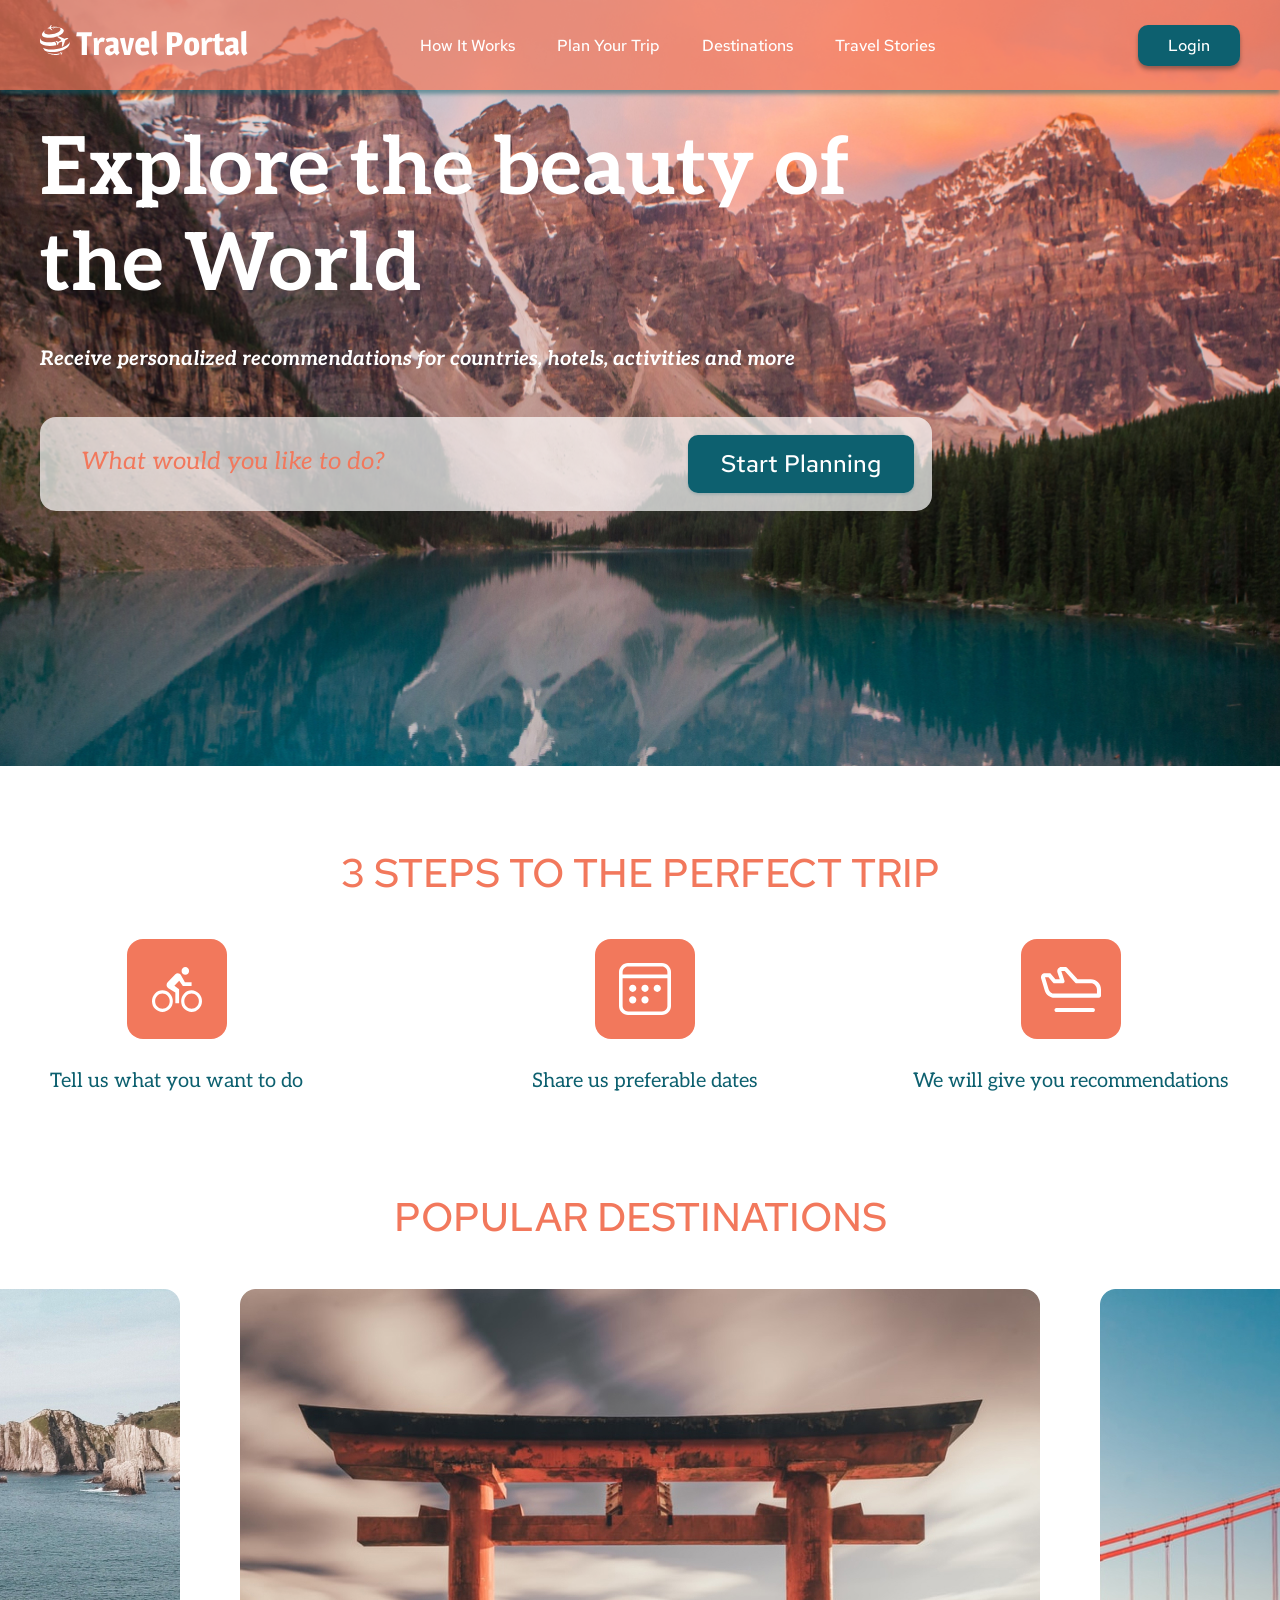
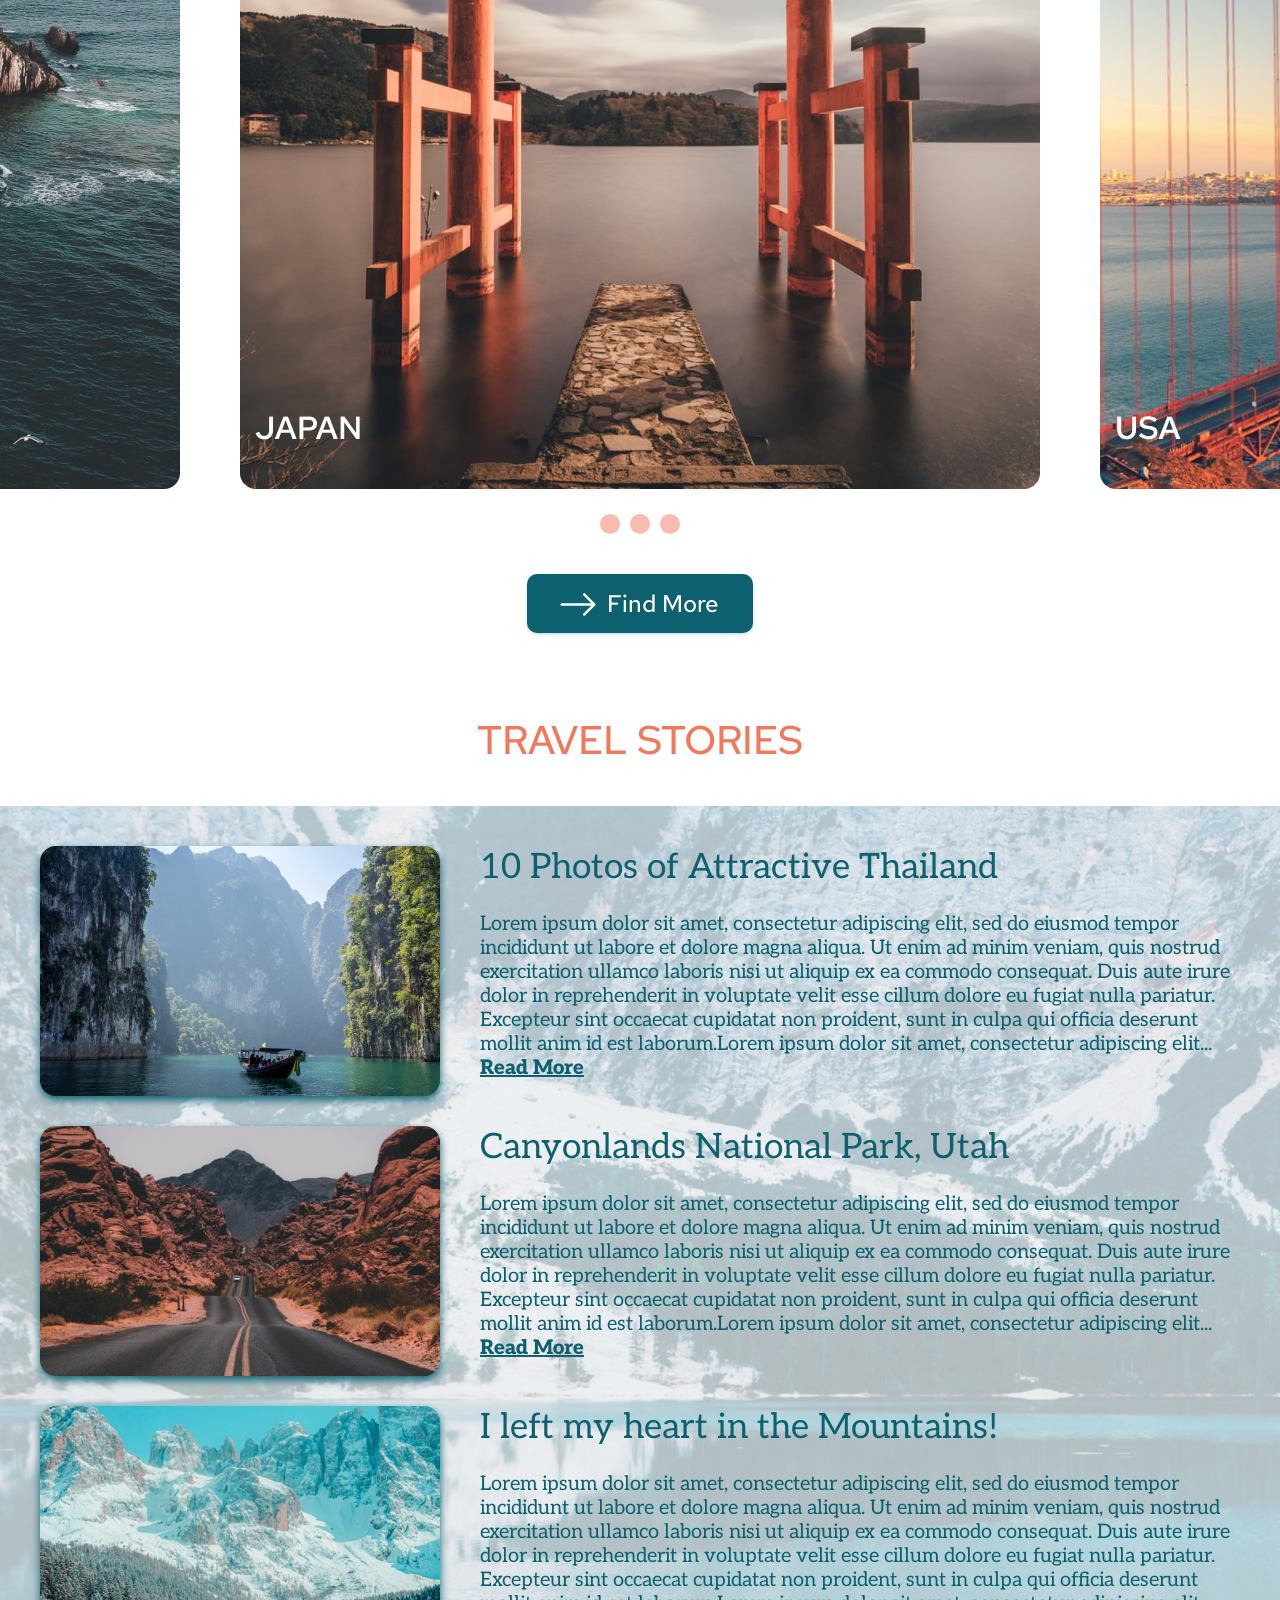
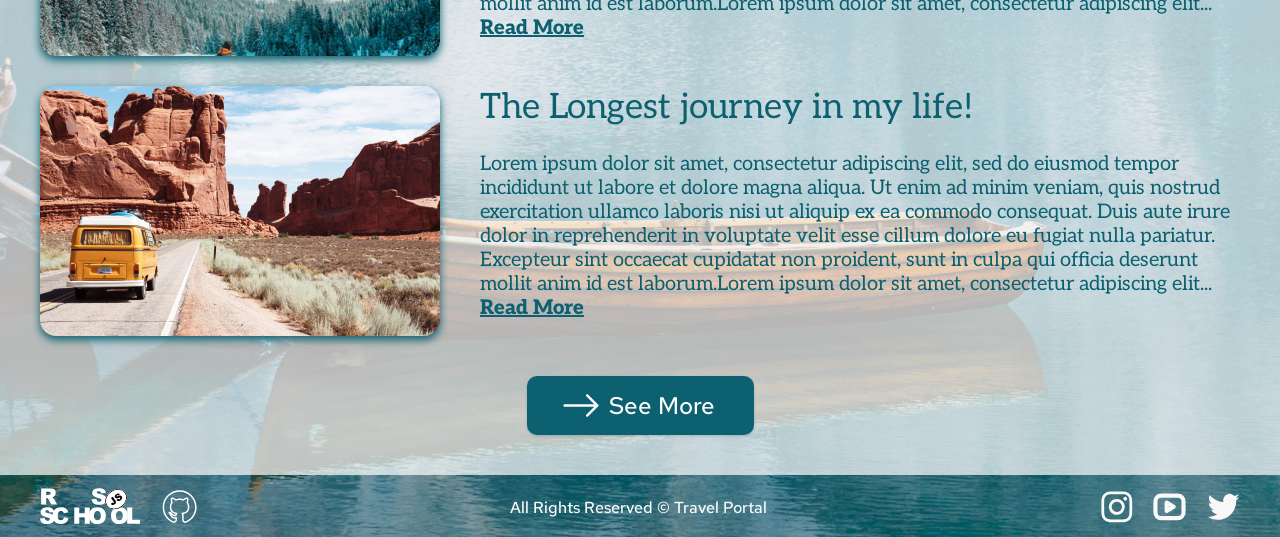
<file: Travel/index.html>
<!DOCTYPE html>
<html lang="zxx">
	<head>
		<meta charset="UTF-8">
		<meta http-equiv="X-UA-Compatible" content="IE=edge">
		<link rel="stylesheet" href="css/style.css">
		<link rel="icon" href="./img/logomob.svg">
		<meta name="viewport" content="width=device-width, initial-scale=1.0">
		<title>Travel</title>
	</head>
	<body>
		<div class="wrapper">
			<header class="header">
				<div class="header__container">
					<div class="header__body">
						<div class="header__logo logo">
							<a class="logo__link" href="http://google.com" target="_blank"><img class="logo__img" src="./img/logo.svg" alt="logo"></a>
						</div>
						<div class="header__menu menu">
							<nav class="menu__body">
								<ul class="menu__list">
									<li class="menu__item"><a href="#steps" class="menu__link">How It Works</a></li>
									<li class="menu__item"><a href="#preview" class="menu__link">Plan Your Trip</a></li>
									<li class="menu__item"><a href="#destinations" class="menu__link">Destinations</a></li>
									<li class="menu__item"><a href="#stories" class="menu__link">Travel Stories</a></li>
									<li class="menu__hidden-link login"><a href="#" class="menu__link">Account</a></li>
									<li class="menu__hidden-link"><a href="#footer" class="menu__link">Social Media</a></li>
									<li class="menu__close"><img src="./img/menu-close.svg" alt="menu close"></li>
								</ul>
								<div class="overlay"></div>
							</nav>
						</div>
							<button type="submit" class="header__button login">Login</button>
							<div class="burger">
								<span></span>
								<span></span>
								<span></span>
							</div>
					</div>
				</div>
			</header>
			<main class="main">
				<section id="preview" class="preview">
					<div class="preview__container">
						<div class="preview__body">
							<h1 class="preview__title">Explore the beauty of the World</h1>
							<p class="preview__text">Receive personalized recommendations for countries, hotels, activities and more</p>
							<form class="preview__form form" action="#">
									<input autocomplete="off" type="search" class="form__input" id="search" required="" placeholder="What would you like to do?">
									<button class="form__button" type="submit">Start Planning</button>
							</form>
						</div>
				  </div>	
				</section> 
				<section id="steps" class="steps">
					<div class="steps__container">
						<div class="steps__body">
							<h2 class="steps__title">3 STEPS TO THE PERFECT TRIP</h2>
					<div class="steps__items step">
						<div class="step__item_want">
							<img class="step__icon" src="img/bike.svg" alt="step one">
							<div class="step__text">Tell us what you want to do</div>
						</div>
						<div class="step__item_dates">
							<img class="step__icon" src="img/cal.svg" alt="step two">
							<div class="step__text">Share us preferable dates </div>
						</div>
						<div class="step__item_give">
							<img class="step__icon" src="img/fly.svg" alt="step three">
							<div class="step__text_end">We will give you recommendations</div>
						</div>
					</div>
				</div>
			</div>
				</section>
				<section id="destinations" class="destinations">
						<div class="destinations__body">
							<h2 class="destinations__title">POPULAR DESTINATIONS</h2>
						 <!-- Оболочка слайдера -->
						 <div class="destinations__slider swiper">
							<!-- Двигающееся часть слайдера -->
							<div class="destinations__wrapper swiper-wrapper">
								<!-- Слайд -->
								<div class="destinations__slide swiper-slide">
									<div class="destinations__image">
										<picture>
											<source media="(max-width: 568px)" srcset="img/spain-mobile.jpg">
											<source media="(min-width: 569px)" srcset="img/spain.jpg">
											<img class="destinations__image-spain" src="./img/spain.jpg" alt="Spain photo">
									  </picture>
									  <div class="destinations__text">spain</div>
									</div>
									<div class="destinations__image">
										<picture>
											<source media="(max-width: 568px)" srcset="img/japan-mobile.jpg">
											<source media="(min-width: 569px)" srcset="img/japan.jpg">
											<img class="destinations__image-japan" src="./img/japan.jpg" alt="Japan photo">
									  </picture>
									  <div class="destinations__text">japan</div>
									</div>
									<div class="destinations__image">
										<picture>
											<source media="(max-width: 568px)" srcset="img/usa-mobile.jpg">
											<source media="(min-width: 569px)" srcset="img/usa.jpg">
											<img class="destinations__image-usa" src="./img/usa.jpg" alt="Usa photo">
									  </picture>
									  <div class="destinations__text">usa</div>
									</div>
								</div>
							</div>
							<div class="destinations__controls">
								<div class="destinations__controls-item"></div>
								<div class="destinations__controls-item"></div>
								<div class="destinations__controls-item"></div>
						  </div>
							<div class="destinations__arrows">
								<div class="destinations__arrows__prev"><img src="./img/arrowright.svg" alt="prev_arrow"></div>
								<div class="destinations__arrows__next"><img src="./img/arrowright.svg" alt="next_arrow"></div>
						  </div>
						 </div>
						 <div class="destinations__button">
						 <button type="submit">Find More</button>
						</div>
				</div>
				</section>
				<section id="stories" class="stories">
						<h2 class="stories__title">TRAVEL STORIES</h2>
						<div class="stories__bg">
						<div class="stories__body">
						<div class="stories-items">
							<div class="stories-items__container">
							<div class="stories__item item-stories">
								<picture class="item-stories__pic" >
									<source media="(max-width: 767.98px)" srcset="img/thai-mob.jpg">
									<source media="(min-width: 569px)" srcset="img/thai.jpg">
									<img class="item-stories__icon" src="./img/thai.jpg" alt="thailand">
							  </picture>
								<div class="item-stories__body">
								<div class="item-stories__title">10 Photos of Attractive Thailand</div>
								<div class="item-stories__text">Lorem ipsum dolor sit amet, consectetur adipiscing elit, sed do eiusmod tempor incididunt ut labore et dolore magna aliqua. Ut enim ad minim veniam, quis nostrud exercitation ullamco laboris nisi ut aliquip ex ea commodo consequat. Duis aute irure dolor in reprehenderit in voluptate velit esse cillum dolore eu fugiat nulla pariatur. Excepteur sint occaecat cupidatat non proident, sunt in culpa qui officia deserunt mollit anim id est laborum.Lorem ipsum dolor sit amet, consectetur adipiscing elit...</div>
								<a class="item-stories__link" href="#">Read More</a>
							</div>
							</div>
							<div class="stories__item item-stories">
								<picture class="item-stories__pic" >
									<source media="(max-width: 767.98px)" srcset="img/utah-mob.jpg">
									<source media="(min-width: 569px)" srcset="img/utah.jpg">
									<img class="item-stories__icon" src="./img/utah.jpg" alt="utah">
							  </picture>
								<div class="item-stories__body">
								<div class="item-stories__title">Canyonlands National Park, Utah</div>
								<div class="item-stories__text">Lorem ipsum dolor sit amet, consectetur adipiscing elit, sed do eiusmod tempor incididunt ut labore et dolore magna aliqua. Ut enim ad minim veniam, quis nostrud exercitation ullamco laboris nisi ut aliquip ex ea commodo consequat. Duis aute irure dolor in reprehenderit in voluptate velit esse cillum dolore eu fugiat nulla pariatur. Excepteur sint occaecat cupidatat non proident, sunt in culpa qui officia deserunt mollit anim id est laborum.Lorem ipsum dolor sit amet, consectetur adipiscing elit...</div>
								<a class="item-stories__link" href="#">Read More</a>
							</div>
							</div>
							<div class="stories__item item-stories">
								<picture class="item-stories__pic" >
									<source media="(max-width: 767.98px)" srcset="img/mount-mob.jpg">
									<source media="(min-width: 569px)" srcset="img/mount.jpg">
									<img class="item-stories__icon" src="./img/mount.jpg" alt="utah">
							  </picture>
								<div class="item-stories__body">
								<div class="item-stories__title">I left my heart in the Mountains!</div>
								<div class="item-stories__text">Lorem ipsum dolor sit amet, consectetur adipiscing elit, sed do eiusmod tempor incididunt ut labore et dolore magna aliqua. Ut enim ad minim veniam, quis nostrud exercitation ullamco laboris nisi ut aliquip ex ea commodo consequat. Duis aute irure dolor in reprehenderit in voluptate velit esse cillum dolore eu fugiat nulla pariatur. Excepteur sint occaecat cupidatat non proident, sunt in culpa qui officia deserunt mollit anim id est laborum.Lorem ipsum dolor sit amet, consectetur adipiscing elit...</div>
								<a class="item-stories__link" href="#">Read More</a>
							</div>
							</div>
							<div class="stories__item item-stories">
								<picture class="item-stories__pic" >
									<source media="(max-width: 767.98px)" srcset="img/desert-mob.jpg">
									<source media="(min-width: 569px)" srcset="img/desert.jpg">
									<img class="item-stories__icon" src="./img/desert.jpg" alt="utah">
							  </picture>
								<div class="item-stories__body">
								<div class="item-stories__title">The Longest journey in my life!</div>
								<div class="item-stories__text">Lorem ipsum dolor sit amet, consectetur adipiscing elit, sed do eiusmod tempor incididunt ut labore et dolore magna aliqua. Ut enim ad minim veniam, quis nostrud exercitation ullamco laboris nisi ut aliquip ex ea commodo consequat. Duis aute irure dolor in reprehenderit in voluptate velit esse cillum dolore eu fugiat nulla pariatur. Excepteur sint occaecat cupidatat non proident, sunt in culpa qui officia deserunt mollit anim id est laborum.Lorem ipsum dolor sit amet, consectetur adipiscing elit...</div>
								<a class="item-stories__link" href="#">Read More</a>
							</div>
							</div>
			
						</div>
						<div class="stories__button">
							<button type="submit">See More</button>
						  </div>
						</div>
						</div>
					</div>
				</section>
			</main>
			<footer class="footer">
				<div class="footer__container">
					<div class="footer__body">
						<div class="footer__info">
						<a href="https://rs.school/js/" target="_blank" class="footer__link-rs"><img class="footer__img" src="./img/logo-rs.svg" width="100" alt="rs logo"></a>
						<a href="https://github.com/drumwarz" target="_blank" class="footer__link-gh"><img class="footer__img" src="./img/github.svg" width="40" alt="github logo"></a>
					</div>
					<p class="footer__text">All Rights Reserved © Travel Portal</p>
					<ul class="footer__items">
						<li class="footer__item"><a class="footer__link" href="https://www.instagram.com/drumwarz/"><img src="./img/inst.svg" alt="instagram"></a></li>
						<li class="footer__item"><a class="footer__link" href="https://www.youtube.com/channel/UCSYSmbd7f5lok9zkljB9X4A"><img src="./img/tube.svg" alt="youtube"></a></li>
						<li class="footer__item"><a class="footer__link" href="https://twitter.com/elonmusk/with_replies"><img src="./img/twit.svg" alt="twitter"></a></li>
					</ul>
				</div>
				</div>
			</footer>
		  <div class="modal">
			<h2 class="modal__title">Log in to your account</h2>
			<div class="change-block" style="display: block;">
				 <button class="facebook social"><img src="./img/fblogo.svg" alt="facebook"><span>Sign In with
							Facebook</span></button>
				 <button class="google social"><img src="./img/googlelogo.svg" alt="google"><span>Sign In with
							Google</span></button>
				 <div class="divider-text">or</div>
			</div>
			<form action="#" class="modal-form">
				 <label for="e-mail">E-mail</label>
				 <input type="email" id="e-mail" name="email">
				 <label for="password">Password</label>
				 <input type="password" id="password" name="password">
				 <button type="submit" id="sumbit">Sign in</button>
 
			</form>
			<div class="change-block" style="display: block;">
				 <a class="modal__link" href="#">Forgot Your Password?</a>
			</div>
			<div class="divider"></div>
			<div class="sub">
				 <div class="sign-up">Don't have an account?</div>
				 <a href="#" class="modal__link modal__link-signup">Register</a>
			</div>
	  </div>
	  <div class="modal-overlay"></div>
	</div>
	<script src="js/index.js"></script>
	<script src="js/script.js"></script>
	</body>
</html>
</file>
<file: Travel/css/style.css>
@charset "UTF-8";
/* 
&display=swap
&subset=cyrillic-ext 
*/
@import url("https://fonts.googleapis.com/css?family=Red+Hat+Text:300,regular,500,600,700,300italic,italic,500italic,600italic,700italic&display=swap");
@import url("https://fonts.googleapis.com/css?family=Aleo:300,300italic,regular,italic,700,700italic&display=swap");
/* ОБНУЛЕНИЕ СТИЛЕЙ */
/* ОБНУЛЕНИЕ СТИЛЕЙ */
*,
*::before,
*::after {
  margin: 0;
  padding: 0;
  border: 0;
  -webkit-box-sizing: border-box;
          box-sizing: border-box;
}

li {
  list-style: none;
}

a,
a:visited {
  text-decoration: none;
}

a:hover {
  text-decoration: none;
}

h1,
h2,
h3,
h4,
h5,
h6 {
  font-weight: inherit;
  font-size: inherit;
}

img {
  vertical-align: top;
}

html,
body {
  height: 100%;
  scroll-behavior: smooth;
}

html {
  /* по умолчанию */
  font-size: 16px;
}

body {
  background-color: #FFFFFF;
  line-height: 1;
}

.wrapper {
  max-width: 1440px;
  min-height: 100%;
  overflow: hidden;
  display: -webkit-box;
  display: -ms-flexbox;
  display: flex;
  -webkit-box-orient: vertical;
  -webkit-box-direction: normal;
      -ms-flex-direction: column;
          flex-direction: column;
  margin: 0 auto;
}

/* ------------------------------ */
[class*=__container] {
  max-width: 1230px;
  margin: 0px auto;
  padding: 0px 15px;
}

.main {
  -webkit-box-flex: 1;
      -ms-flex: 1 1 auto;
          flex: 1 1 auto;
}

.header {
  z-index: 1;
  background: rgba(242, 120, 92, 0.7);
  -webkit-box-shadow: 0px 4px 4px rgba(13, 96, 111, 0.5);
          box-shadow: 0px 4px 4px rgba(13, 96, 111, 0.5);
}
@media (max-width: 550px) {
  .header {
    background: transparent;
    -webkit-box-shadow: none;
            box-shadow: none;
  }
}
@media (max-width: 390px) {
  .header {
    padding: 45px 0px 0px 0px;
    height: 90px;
  }
}
.header__body {
  height: 90px;
  display: -webkit-box;
  display: -ms-flexbox;
  display: flex;
  -webkit-box-align: center;
      -ms-flex-align: center;
          align-items: center;
  -webkit-box-pack: justify;
      -ms-flex-pack: justify;
          justify-content: space-between;
}
@media (max-width: 1050px) {
  .header__body {
    height: 80px;
  }
}
@media (max-width: 767.98px) {
  .header__body {
    height: 80px;
  }
}
@media (max-width: 390px) {
  .header__body {
    height: 35px;
  }
}
@media (max-width: 390px) {
  .header__body {
    -webkit-box-pack: justify;
        -ms-flex-pack: justify;
            justify-content: space-between;
  }
}
.header .burger {
  display: none;
}
.header .burger span {
  display: block;
  background-color: #fff;
  width: 26.25px;
  height: 2.67px;
  border-radius: 5px;
}
@media (max-width: 600px) {
  .header .burger {
    display: -webkit-box;
    display: -ms-flexbox;
    display: flex;
    width: 35px;
    height: 22px;
    -webkit-box-orient: vertical;
    -webkit-box-direction: normal;
        -ms-flex-direction: column;
            flex-direction: column;
    -webkit-box-pack: center;
        -ms-flex-pack: center;
            justify-content: center;
    -webkit-box-align: start;
        -ms-flex-align: start;
            align-items: flex-start;
    padding-bottom: 6px;
    gap: 4px;
    cursor: pointer;
  }
}
.header__logo {
  margin: 0px 0px 10px 0px;
}
@media (max-width: 390px) {
  .header__logo {
    margin: 0px 0px 5px 0px;
  }
}
.header__button {
  background: #0D606F;
  -webkit-box-shadow: 0px 4px 4px rgba(0, 0, 0, 0.25), 0px 2px 3px rgba(13, 96, 111, 0.16);
          box-shadow: 0px 4px 4px rgba(0, 0, 0, 0.25), 0px 2px 3px rgba(13, 96, 111, 0.16);
  border-radius: 10px;
  color: #FFFFFF;
  font-family: "Red Hat Text";
  font-style: normal;
  font-weight: 500;
  font-size: 16px;
  padding: 10px 30px;
  margin-left: 40px;
  -webkit-transition: all 0.9s ease 0s;
  -o-transition: all 0.9s ease 0s;
  transition: all 0.9s ease 0s;
  cursor: pointer;
}
.header__button:hover {
  background: #108fa5;
  -webkit-transition: all 0.3s ease 0s;
  -o-transition: all 0.3s ease 0s;
  transition: all 0.3s ease 0s;
}
@media (max-width: 1050px) {
  .header__button {
    margin-left: 0px;
    padding: 8px 26px;
    font-size: 14px;
  }
}
@media (max-width: 600px) {
  .header__button {
    display: none;
  }
}

@media (max-width: 767.98px) {
  .logo {
    -webkit-box-flex: 0;
        -ms-flex: 0 0 34px;
            flex: 0 0 34px;
    overflow: hidden;
  }
}
.menu__list {
  display: -webkit-box;
  display: -ms-flexbox;
  display: flex;
  -webkit-box-align: center;
      -ms-flex-align: center;
          align-items: center;
  -webkit-column-gap: 18px;
     -moz-column-gap: 18px;
          column-gap: 18px;
}
@media (max-width: 1050px) {
  .menu__list {
    -webkit-column-gap: 10px;
       -moz-column-gap: 10px;
            column-gap: 10px;
  }
}
@media (max-width: 600px) {
  .menu__list {
    display: -webkit-box;
    display: -ms-flexbox;
    display: flex;
    -webkit-box-orient: vertical;
    -webkit-box-direction: normal;
        -ms-flex-direction: column;
            flex-direction: column;
    -webkit-box-pack: start;
        -ms-flex-pack: start;
            justify-content: flex-start;
    -webkit-box-align: end;
        -ms-flex-align: end;
            align-items: flex-end;
    gap: 10px;
    position: fixed;
    top: 0;
    right: 0;
    height: 300px;
    width: 165px;
    background: #f2785c;
    border-radius: 10px;
    z-index: 1000;
    padding: 44px 15px 0 0;
    -webkit-transform: translateX(100%);
        -ms-transform: translateX(100%);
            transform: translateX(100%);
    -webkit-transition: 0.8s all;
    -o-transition: 0.8s all;
    transition: 0.8s all;
  }
}
@media (max-width: 390px) {
  .menu__list {
    height: 251px;
  }
}
.menu__list-active {
  -webkit-transform: translateX(0);
      -ms-transform: translateX(0);
          transform: translateX(0);
}
.menu__item {
  padding: 6px 12px;
  font-family: "Red Hat Text";
  font-style: normal;
  font-weight: 500;
  font-size: 16px;
  line-height: 21px;
  -webkit-transition: all 0.3s ease 0s;
  -o-transition: all 0.3s ease 0s;
  transition: all 0.3s ease 0s;
}
.menu__item:hover {
  -webkit-transition: all 0.3s ease 0s;
  -o-transition: all 0.3s ease 0s;
  transition: all 0.3s ease 0s;
  -webkit-transform: scale(1.1);
      -ms-transform: scale(1.1);
          transform: scale(1.1);
}
@media (max-width: 1050px) {
  .menu__item {
    font-size: 16px;
    padding: 6px 0px;
  }
}
@media (max-width: 767.98px) {
  .menu__item {
    font-size: 16px;
    padding: 4px 0px;
  }
}
@media (max-width: 390px) {
  .menu__item {
    padding: 0px 0px;
  }
}
.menu__hidden-link {
  display: none;
}
@media (max-width: 600px) {
  .menu__hidden-link {
    display: block;
    color: #FFFFFF;
    padding: 0px 0px;
    font-family: "Red Hat Text";
    font-style: normal;
    font-weight: 500;
    font-size: 16px;
    line-height: 21px;
    -webkit-transition: all 0.3s ease 0s;
    -o-transition: all 0.3s ease 0s;
    transition: all 0.3s ease 0s;
  }
  .menu__hidden-link:hover {
    -webkit-transition: all 0.3s ease 0s;
    -o-transition: all 0.3s ease 0s;
    transition: all 0.3s ease 0s;
    -webkit-transform: scale(1.1);
        -ms-transform: scale(1.1);
            transform: scale(1.1);
  }
}
.menu__close {
  display: none;
}
@media (max-width: 600px) {
  .menu__close {
    position: absolute;
    top: 8px;
    left: 8px;
    display: block;
    cursor: pointer;
  }
}
.menu__link {
  color: #FFFFFF;
}

@media (max-width: 550px) {
  .overlay-active {
    position: fixed;
    top: 0;
    left: 0;
    z-index: 90;
    width: 100%;
    height: 100%;
    background: rgba(0, 0, 0, 0.5);
    display: block;
    -webkit-transition: 0.8s all;
    -o-transition: 0.8s all;
    transition: 0.8s all;
  }
}

.preview {
  position: relative;
  margin-top: -90px;
  background: url("../img/garrett.jpg") center/cover no-repeat;
}
@media (max-width: 390px) {
  .preview {
    background: -webkit-gradient(linear, left top, left bottom, from(#0D606F), color-stop(25.1%, rgba(13, 96, 111, 0))), url("../img/bg390.jpg") center center/cover no-repeat;
    background: -o-linear-gradient(top, #0D606F 0%, rgba(13, 96, 111, 0) 25.1%), url("../img/bg390.jpg") center center/cover no-repeat;
    background: linear-gradient(180deg, #0D606F 0%, rgba(13, 96, 111, 0) 25.1%), url("../img/bg390.jpg") center center/cover no-repeat;
  }
}
.preview__body {
  padding: 122px 0px 255px 0px;
  max-width: 892px;
}
@media (max-width: 1050px) {
  .preview__body {
    padding: 122px 0px 120px 0px;
  }
}
@media (max-width: 767.98px) {
  .preview__body {
    padding: 122px 0px 100px 0px;
  }
}
@media (max-width: 550px) {
  .preview__body {
    padding: 142px 0px 0px 0px;
    height: 251px;
  }
}
.preview__title {
  font-family: "Aleo";
  font-style: normal;
  font-weight: 700;
  font-size: 80px;
  line-height: 96px;
  color: #FFFFFF;
  margin: 0px 0px 33px 0px;
  /* Условные мобилки */
}
@media (max-width: 1050px) {
  .preview__title {
    font-size: 70px;
  }
}
@media (max-width: 767.98px) {
  .preview__title {
    font-size: 60px;
    line-height: 76px;
  }
}
@media (max-width: 550px) {
  .preview__title {
    display: none;
  }
}
.preview__text {
  font-family: "Aleo";
  font-style: italic;
  font-weight: 700;
  font-size: 20px;
  line-height: 1.2;
  margin: 0px 0px 46px 0px;
  color: #FFFFFF;
  /* Условные мобилки */
}
@media (max-width: 1050px) {
  .preview__text {
    font-size: 18px;
  }
}
@media (max-width: 767.98px) {
  .preview__text {
    font-size: 16px;
  }
}
@media (max-width: 550px) {
  .preview__text {
    display: none;
  }
}
.form {
  display: -webkit-box;
  display: -ms-flexbox;
  display: flex;
  -webkit-box-pack: justify;
      -ms-flex-pack: justify;
          justify-content: space-between;
  -webkit-box-align: center;
      -ms-flex-align: center;
          align-items: center;
  padding: 18px;
  background: rgba(255, 255, 255, 0.7);
  border-radius: 16px;
}
@media (max-width: 1050px) {
  .form {
    padding: 15px;
  }
}
@media (max-width: 767.98px) {
  .form {
    padding: 12px;
  }
}
@media (max-width: 550px) {
  .form {
    max-width: 360px;
    padding: 0;
    -webkit-box-pack: center;
        -ms-flex-pack: center;
            justify-content: center;
    gap: 16px;
  }
}
@media (max-width: 385px) {
  .form {
    max-width: 360px;
    padding: 0 10px 0 0;
    -webkit-box-pack: start;
        -ms-flex-pack: start;
            justify-content: flex-start;
  }
}
.form__input {
  padding: 15px 23px;
  outline: 0;
  background: transparent;
  font-style: italic;
  width: 100%;
}
.form__input::-webkit-input-placeholder {
  font-family: "Aleo";
  font-style: italic;
  font-weight: 400;
  font-size: 24px;
  line-height: 29px;
  color: #F2785C;
  border: none;
}
.form__input::-moz-placeholder {
  font-family: "Aleo";
  font-style: italic;
  font-weight: 400;
  font-size: 24px;
  line-height: 29px;
  color: #F2785C;
  border: none;
}
.form__input:-ms-input-placeholder {
  font-family: "Aleo";
  font-style: italic;
  font-weight: 400;
  font-size: 24px;
  line-height: 29px;
  color: #F2785C;
  border: none;
}
.form__input::-ms-input-placeholder {
  font-family: "Aleo";
  font-style: italic;
  font-weight: 400;
  font-size: 24px;
  line-height: 29px;
  color: #F2785C;
  border: none;
}
.form__input::placeholder {
  font-family: "Aleo";
  font-style: italic;
  font-weight: 400;
  font-size: 24px;
  line-height: 29px;
  color: #F2785C;
  border: none;
}
@media (max-width: 1050px) {
  .form__input::-webkit-input-placeholder {
    font-size: 22px;
  }
  .form__input::-moz-placeholder {
    font-size: 22px;
  }
  .form__input:-ms-input-placeholder {
    font-size: 22px;
  }
  .form__input::-ms-input-placeholder {
    font-size: 22px;
  }
  .form__input::placeholder {
    font-size: 22px;
  }
}
@media (max-width: 767.98px) {
  .form__input::-webkit-input-placeholder {
    font-size: 18px;
    padding: 10px 15px;
  }
  .form__input::-moz-placeholder {
    font-size: 18px;
    padding: 10px 15px;
  }
  .form__input:-ms-input-placeholder {
    font-size: 18px;
    padding: 10px 15px;
  }
  .form__input::-ms-input-placeholder {
    font-size: 18px;
    padding: 10px 15px;
  }
  .form__input::placeholder {
    font-size: 18px;
    padding: 10px 15px;
  }
}
@media (max-width: 550px) {
  .form__input::-webkit-input-placeholder {
    font-size: 14px;
    line-height: 17px;
  }
  .form__input::-moz-placeholder {
    font-size: 14px;
    line-height: 17px;
  }
  .form__input:-ms-input-placeholder {
    font-size: 14px;
    line-height: 17px;
  }
  .form__input::-ms-input-placeholder {
    font-size: 14px;
    line-height: 17px;
  }
  .form__input::placeholder {
    font-size: 14px;
    line-height: 17px;
  }
}
@media (max-width: 1050px) {
  .form__input {
    padding: 12px 0px;
  }
}
@media (max-width: 767.98px) {
  .form__input {
    padding: 10px 0px;
  }
}
@media (max-width: 550px) {
  .form__input {
    padding: 16.17px 0px 16px 0px;
    max-width: 226px;
    margin-left: -5px;
  }
}
@media (max-width: 390px) {
  .form__input {
    padding: 17px 0px 16px 0px;
    max-width: 226px;
    margin-left: -5px;
  }
}
.form__button {
  background: #0D606F;
  -webkit-box-shadow: 0px 0px 3px rgba(13, 96, 111, 0.08), 0px 2px 3px rgba(13, 96, 111, 0.16);
          box-shadow: 0px 0px 3px rgba(13, 96, 111, 0.08), 0px 2px 3px rgba(13, 96, 111, 0.16);
  border-radius: 10px;
  font-family: "Red Hat Text";
  font-style: normal;
  font-weight: 500;
  font-size: 24px;
  line-height: 32px;
  padding: 13px 33px;
  color: #FFFFFF;
  display: -webkit-box;
  display: -ms-flexbox;
  display: flex;
  -webkit-box-align: center;
      -ms-flex-align: center;
          align-items: center;
  border: none;
  white-space: nowrap;
  cursor: pointer;
  -webkit-transition: all 0.9s ease 0s;
  -o-transition: all 0.9s ease 0s;
  transition: all 0.9s ease 0s;
}
.form__button:hover {
  background: #108fa5;
  -webkit-transition: all 0.3s ease 0s;
  -o-transition: all 0.3s ease 0s;
  transition: all 0.3s ease 0s;
}
@media (max-width: 1050px) {
  .form__button {
    font-size: 20px;
    padding: 10px 28px;
  }
}
@media (max-width: 767.98px) {
  .form__button {
    font-size: 16px;
    padding: 5px 15px;
  }
}
@media (max-width: 550px) {
  .form__button {
    padding: 7.4px 9px 7.4px 9.8px;
    font-size: 11px;
    line-height: 15px;
    margin: 0px 0px 0px 15px;
  }
}

.steps__body {
  padding: 80px 0px 97px 0px;
}
@media (max-width: 1050px) {
  .steps__body {
    padding: 60px 0px 80px 0px;
  }
}
@media (max-width: 767.98px) {
  .steps__body {
    padding: 30px 0px 50px 0px;
  }
}
@media (max-width: 390px) {
  .steps__body {
    padding: 20px 0px 20px 0px;
  }
}
.steps__title {
  font-family: "Red Hat Text";
  font-style: normal;
  font-weight: 500;
  font-size: 40px;
  line-height: 53px;
  text-align: center;
  margin: 0px 0px 40px 0px;
  color: #F2785C;
}
@media (max-width: 1050px) {
  .steps__title {
    font-size: 30px;
  }
}
@media (max-width: 767.98px) {
  .steps__title {
    font-size: 20px;
  }
}
@media (max-width: 390px) {
  .steps__title {
    font-size: 14px;
    line-height: 19px;
    margin: 0px 0px 21px 0px;
  }
}
.step {
  display: -webkit-box;
  display: -ms-flexbox;
  display: flex;
  -webkit-box-pack: justify;
      -ms-flex-pack: justify;
          justify-content: space-between;
}
@media (max-width: 1050px) {
  .step {
    -ms-flex-pack: distribute;
        justify-content: space-around;
  }
}
@media (max-width: 390px) {
  .step {
    -webkit-box-pack: justify;
        -ms-flex-pack: justify;
            justify-content: space-between;
  }
}
.step__item_want {
  display: -webkit-box;
  display: -ms-flexbox;
  display: flex;
  -webkit-box-orient: vertical;
  -webkit-box-direction: normal;
      -ms-flex-direction: column;
          flex-direction: column;
  -webkit-box-align: center;
      -ms-flex-align: center;
          align-items: center;
  padding: 0px 11px 0px 10px;
}
@media (max-width: 1050px) {
  .step__item_want {
    max-width: 130px;
  }
}
@media (max-width: 390px) {
  .step__item_want {
    -webkit-box-align: stretch;
        -ms-flex-align: stretch;
            align-items: stretch;
    padding: 0px 0px 0px 0px;
    max-width: 75px;
  }
}
.step__item_dates {
  display: -webkit-box;
  display: -ms-flexbox;
  display: flex;
  -webkit-box-orient: vertical;
  -webkit-box-direction: normal;
      -ms-flex-direction: column;
          flex-direction: column;
  -webkit-box-align: center;
      -ms-flex-align: center;
          align-items: center;
  margin: 0px 0px 0px 73px;
}
@media (max-width: 1050px) {
  .step__item_dates {
    margin: 0px 0px 0px 0px;
  }
}
@media (max-width: 390px) {
  .step__item_dates {
    margin: 0px 0px 0px 16px;
    -webkit-box-align: center;
        -ms-flex-align: center;
            align-items: center;
  }
}
.step__item_give {
  display: -webkit-box;
  display: -ms-flexbox;
  display: flex;
  -webkit-box-orient: vertical;
  -webkit-box-direction: normal;
      -ms-flex-direction: column;
          flex-direction: column;
  -webkit-box-align: center;
      -ms-flex-align: center;
          align-items: center;
  padding: 0px 11px 0px 10px;
}
@media (max-width: 1050px) {
  .step__item_give {
    max-width: 130px;
  }
}
@media (max-width: 390px) {
  .step__item_give {
    -webkit-box-align: end;
        -ms-flex-align: end;
            align-items: flex-end;
    padding: 0px 0px 0px 0px;
    max-width: 90px;
  }
}
.step__text_end {
  font-family: "Aleo";
  font-style: normal;
  font-weight: 400;
  font-size: 20px;
  line-height: 24px;
  color: #0D606F;
}
@media (max-width: 1050px) {
  .step__text_end {
    font-size: 14px;
    line-height: 12px;
  }
}
@media (max-width: 390px) {
  .step__text_end {
    font-size: 10px;
    line-height: 12px;
    text-align: end;
  }
}
.step__icon {
  margin: 0px 0px 30px 0px;
}
@media (max-width: 1050px) {
  .step__icon {
    max-width: 80px;
  }
}
@media (max-width: 390px) {
  .step__icon {
    border-radius: 16px;
    max-width: 70px;
    margin: 0px 0px 19px 0px;
  }
}
.step__text {
  font-family: "Aleo";
  font-style: normal;
  font-weight: 400;
  font-size: 20px;
  line-height: 24px;
  color: #0D606F;
}
@media (max-width: 1050px) {
  .step__text {
    font-size: 14px;
    line-height: 12px;
  }
}
@media (max-width: 390px) {
  .step__text {
    font-size: 10px;
    line-height: 12px;
  }
}

.destinations {
  max-width: 1440px;
  overflow: hidden;
  margin: 0 auto;
}
.destinations__body {
  margin: 0px 0px 80px 0px;
}
@media (max-width: 390px) {
  .destinations__body {
    margin: 0px 0px 20px 0px;
  }
}
.destinations__title {
  font-family: "Red Hat Text";
  font-style: normal;
  font-weight: 500;
  font-size: 40px;
  line-height: 53px;
  text-align: center;
  margin: 0px 0px 46px 0px;
  color: #F2785C;
}
@media (max-width: 1050px) {
  .destinations__title {
    font-size: 20px;
  }
}
@media (max-width: 390px) {
  .destinations__title {
    font-size: 14px;
    line-height: 19px;
    margin: 0px 0px 20px 0px;
  }
}
.destinations__image {
  max-width: 800px;
  max-height: 800px;
  -webkit-box-flex: 0;
      -ms-flex: none;
          flex: none;
  position: relative;
}
@media (max-width: 1024px) {
  .destinations__image {
    max-width: 92.7%;
  }
}
.destinations__image img {
  width: 100%;
  height: 100%;
  -o-object-fit: cover;
     object-fit: cover;
}
@media (max-width: 568px) {
  .destinations__image img {
    border-radius: 16px;
  }
}
.destinations__text {
  display: none;
}
@media (max-width: 568px) {
  .destinations__text {
    display: block;
    font-family: "Red Hat Text";
    font-style: normal;
    font-weight: 500;
    font-size: 20px;
    line-height: 26px;
    color: #fff;
    text-shadow: 0 4px 4px rgba(0, 0, 0, 0.25);
    position: absolute;
    top: 8px;
    left: 15px;
    text-transform: uppercase;
  }
}
@media (max-width: 1024px) {
  .destinations__image-spain {
    position: relative;
  }
}
.destinations__button {
  display: -webkit-box;
  display: -ms-flexbox;
  display: flex;
  -webkit-box-pack: center;
      -ms-flex-pack: center;
          justify-content: center;
  border: none;
  white-space: nowrap;
  cursor: pointer;
}
.destinations__button button {
  background: #0D606F;
  -webkit-box-shadow: 0px 0px 3px rgba(13, 96, 111, 0.08), 0px 2px 3px rgba(13, 96, 111, 0.16);
          box-shadow: 0px 0px 3px rgba(13, 96, 111, 0.08), 0px 2px 3px rgba(13, 96, 111, 0.16);
  font-family: "Red Hat Text";
  font-style: normal;
  font-weight: 500;
  font-size: 24px;
  line-height: 32px;
  padding: 13.5px 34px 13.5px 80px;
  color: #FFFFFF;
  border-radius: 10px;
  position: relative;
  -webkit-transition: all 0.9s ease 0s;
  -o-transition: all 0.9s ease 0s;
  transition: all 0.9s ease 0s;
  cursor: pointer;
}
@media (max-width: 1024px) {
  .destinations__button button {
    font-size: 16px;
  }
}
@media (max-width: 390px) {
  .destinations__button button {
    margin-top: 30px;
    font-size: 11px;
    padding: 9px 12px 7px 29px;
    line-height: 15px;
  }
}
.destinations__button button:hover {
  background: #108fa5;
  -webkit-transition: all 0.3s ease 0s;
  -o-transition: all 0.3s ease 0s;
  transition: all 0.3s ease 0s;
}
.destinations__button button::before {
  content: "";
  position: absolute;
  left: 31px;
  top: 10px;
  width: 40px;
  height: 40px;
  background: url("../img/find.png");
}
@media (max-width: 390px) {
  .destinations__button button::before {
    left: 12px;
    top: 11px;
    height: 10px;
    width: 10px;
    background: url("../img/find-mobile.svg") no-repeat;
  }
}
.destinations__arrows {
  display: none;
}
@media (max-width: 1050px) {
  .destinations__arrows {
    display: -webkit-box;
    display: -ms-flexbox;
    display: flex;
    -webkit-box-pack: justify;
        -ms-flex-pack: justify;
            justify-content: space-between;
    position: absolute;
    top: 400px;
    width: 100%;
    margin: 0 auto;
    -webkit-transform: translateY(-7px);
        -ms-transform: translateY(-7px);
            transform: translateY(-7px);
    padding: 0 26px;
    cursor: pointer;
  }
}
@media (max-width: 568px) {
  .destinations__arrows {
    display: -webkit-box;
    display: -ms-flexbox;
    display: flex;
    -webkit-box-pack: justify;
        -ms-flex-pack: justify;
            justify-content: space-between;
    position: absolute;
    top: 100px;
    width: 100%;
    margin: 0 auto;
    -webkit-transform: translateY(-7px);
        -ms-transform: translateY(-7px);
            transform: translateY(-7px);
    padding: 0 26px;
    cursor: pointer;
  }
}
.destinations .destinations__arrows__prev {
  -webkit-transform: rotate(180deg);
      -ms-transform: rotate(180deg);
          transform: rotate(180deg);
}
@media (max-width: 568px) {
  .destinations .destinations__arrows-inactive {
    opacity: 0.5;
  }
}
.destinations__controls {
  margin: 24px auto 40px auto;
  display: -webkit-box;
  display: -ms-flexbox;
  display: flex;
  -webkit-box-pack: center;
      -ms-flex-pack: center;
          justify-content: center;
  gap: 10px;
}
@media (max-width: 568px) {
  .destinations__controls {
    position: absolute;
    bottom: -28px;
    left: 50%;
    -webkit-transform: translateX(-50%);
        -ms-transform: translateX(-50%);
            transform: translateX(-50%);
    gap: 6px;
  }
}
.destinations__controls-item {
  width: 20px;
  height: 20px;
  border-radius: 100%;
  background: rgba(242, 120, 92, 0.5);
  -webkit-transition: 0.5s all;
  -o-transition: 0.5s all;
  transition: 0.5s all;
}
@media (max-width: 568px) {
  .destinations__controls-item {
    width: 8px;
    height: 8px;
  }
}
.destinations__controls-item_active {
  background-color: #f2785c;
}

.swiper {
  position: relative;
}

.swiper-slide {
  display: -webkit-box;
  display: -ms-flexbox;
  display: flex;
  -webkit-column-gap: 60px;
     -moz-column-gap: 60px;
          column-gap: 60px;
  -webkit-box-pack: center;
      -ms-flex-pack: center;
          justify-content: center;
  margin: 0px 0px 25px 0px;
  position: relative;
  -webkit-transition: all ease 1s;
  -o-transition: all ease 1s;
  transition: all ease 1s;
}
@media (max-width: 390px) {
  .swiper-slide {
    margin: 0px 0px -20px 0px;
  }
}

.swiper-button-prev {
  display: none;
}
@media (max-width: 390px) {
  .swiper-button-prev {
    display: -webkit-box;
    display: -ms-flexbox;
    display: flex;
    background: transparent;
    position: absolute;
    top: 50%;
    left: 0;
    -webkit-transform: translateY(-7px);
        -ms-transform: translateY(-7px);
            transform: translateY(-7px);
    padding: 0 26px;
    cursor: pointer;
  }
}

.swiper-button-next {
  display: none;
}
@media (max-width: 390px) {
  .swiper-button-next {
    display: -webkit-box;
    display: -ms-flexbox;
    display: flex;
    background: transparent;
    position: absolute;
    top: 50%;
    left: 83%;
    -webkit-transform: translateY(-7px);
        -ms-transform: translateY(-7px);
            transform: translateY(-7px);
    padding: 0 26px;
    cursor: pointer;
  }
}

.stories__bg {
  background-image: url("../img/bg-footer.jpg");
  background-repeat: no-repeat;
  background-position: center;
  background-size: cover;
  height: 1331px;
}
@media (max-width: 1230px) {
  .stories__bg {
    height: 1360px;
  }
}
@media (max-width: 1050px) {
  .stories__bg {
    height: 1310px;
  }
}
@media (max-width: 767.98px) {
  .stories__bg {
    height: 750px;
  }
}
@media (max-width: 390px) {
  .stories__bg {
    background-image: url("../img/bf-footermob.jpg");
    background-repeat: no-repeat;
    background-position: center;
    background-size: cover;
    height: 693px;
  }
}
@media (max-width: 360px) {
  .stories__bg {
    height: 710px;
  }
}
.stories__body {
  background-color: rgba(255, 255, 255, 0.7);
}
.stories__title {
  font-family: "Red Hat Text";
  font-style: normal;
  font-weight: 500;
  font-size: 40px;
  line-height: 53px;
  text-align: center;
  color: #F2785C;
  margin: 0px 0px 40px 0px;
}
@media (max-width: 1050px) {
  .stories__title {
    font-size: 20px;
    line-height: 24px;
  }
}
@media (max-width: 390px) {
  .stories__title {
    font-size: 14px;
    line-height: 19px;
    margin: 0px 0px 10px 0px;
  }
}
.stories__button {
  display: -webkit-box;
  display: -ms-flexbox;
  display: flex;
  -webkit-box-pack: center;
      -ms-flex-pack: center;
          justify-content: center;
  border: none;
  white-space: nowrap;
  cursor: pointer;
}
.stories__button button {
  background: #0D606F;
  -webkit-box-shadow: 0px 0px 3px rgba(13, 96, 111, 0.08), 0px 2px 3px rgba(13, 96, 111, 0.16);
          box-shadow: 0px 0px 3px rgba(13, 96, 111, 0.08), 0px 2px 3px rgba(13, 96, 111, 0.16);
  font-family: "Red Hat Text";
  font-style: normal;
  font-weight: 500;
  font-size: 24px;
  line-height: 32px;
  padding: 13.5px 39px 13.5px 82px;
  color: #FFFFFF;
  border-radius: 10px;
  position: relative;
  -webkit-transition: all 0.9s ease 0s;
  -o-transition: all 0.9s ease 0s;
  transition: all 0.9s ease 0s;
  margin: 40px 0px 0px 0px;
  cursor: pointer;
}
@media (max-width: 1050px) {
  .stories__button button {
    margin: 20px 0px 0px 0px;
  }
}
@media (max-width: 390px) {
  .stories__button button {
    font-size: 11px;
    line-height: 15px;
    padding: 8px 14px 7px 30px;
    margin: 10px 0px 0px 0px;
  }
}
.stories__button button:hover {
  background: #108fa5;
  -webkit-transition: all 0.3s ease 0s;
  -o-transition: all 0.3s ease 0s;
  transition: all 0.3s ease 0s;
}
.stories__button button::before {
  content: "";
  position: absolute;
  left: 34px;
  top: 9px;
  width: 40px;
  height: 40px;
  background: url("../img/find.png");
}
@media (max-width: 390px) {
  .stories__button button::before {
    left: 14px;
    top: 10px;
    height: 10px;
    width: 10px;
    background: url("../img/find-mobile.svg") no-repeat;
  }
}

.stories-items {
  padding: 40px 0px 40px 0px;
}
@media (max-width: 790px) {
  .stories-items {
    padding: 20px 0px 20px 0px;
  }
}
@media (max-width: 390px) {
  .stories-items {
    padding: 10px 0px 12px 0px;
  }
}
.stories-items__container {
  display: -webkit-box;
  display: -ms-flexbox;
  display: flex;
  -webkit-box-orient: vertical;
  -webkit-box-direction: normal;
      -ms-flex-direction: column;
          flex-direction: column;
  row-gap: 30px;
}
@media (max-width: 767.98px) {
  .stories-items__container {
    row-gap: 15px;
  }
}

.item-stories {
  display: -webkit-box;
  display: -ms-flexbox;
  display: flex;
  -webkit-box-flex: 0;
      -ms-flex: 0 0 auto;
          flex: 0 0 auto;
  -webkit-box-pack: center;
      -ms-flex-pack: center;
          justify-content: center;
}
.item-stories__icon {
  border-radius: 16px;
  -webkit-filter: drop-shadow(0px 4px 4px #0D606F);
          filter: drop-shadow(0px 4px 4px #0D606F);
  -o-object-fit: cover;
     object-fit: cover;
}
.item-stories__body {
  padding: 0px 0px 0px 40px;
  overflow: hidden;
}
@media (max-width: 1050px) {
  .item-stories__body {
    padding: 0px 0px 0px 30px;
  }
}
@media (max-width: 767.98px) {
  .item-stories__body {
    padding: 0px 0px 0px 20px;
  }
}
@media (max-width: 390px) {
  .item-stories__body {
    padding: 0px 0px 0px 10px;
  }
}
.item-stories__title {
  font-family: "Aleo";
  font-style: normal;
  font-weight: 400;
  font-size: 35px;
  line-height: 42px;
  margin: 0px 0px 24px 0px;
  color: #0D606F;
}
@media (max-width: 1050px) {
  .item-stories__title {
    font-size: 22px;
    line-height: 24px;
  }
}
@media (max-width: 767.98px) {
  .item-stories__title {
    font-weight: 700;
    font-size: 11px;
    line-height: 13px;
    margin: 0px 0px 10px 0px;
  }
}
@media (max-width: 390px) {
  .item-stories__title {
    margin: 5px 0px 10px 0px;
  }
}
@media (max-width: 370px) {
  .item-stories__title {
    margin: 5px 0px 5px 0px;
  }
}
.item-stories__text {
  font-family: "Aleo";
  font-style: normal;
  font-weight: 400;
  font-size: 20px;
  line-height: 24px;
  color: #0D606F;
  overflow: hidden;
  display: -webkit-box;
  -webkit-line-clamp: 7;
  -webkit-box-orient: vertical;
}
@media (max-width: 1050px) {
  .item-stories__text {
    font-size: 16px;
    line-height: 20px;
  }
}
@media (max-width: 767.98px) {
  .item-stories__text {
    font-size: 12px;
    line-height: 14px;
  }
}
@media (max-width: 390px) {
  .item-stories__text {
    font-size: 9px;
    line-height: 11px;
    display: -webkit-box;
    -webkit-line-clamp: 8;
    -webkit-box-orient: vertical;
  }
}
@media (max-width: 370px) {
  .item-stories__text {
    font-size: 9px;
    line-height: 11px;
    display: -webkit-box;
    -webkit-line-clamp: 7;
    -webkit-box-orient: vertical;
  }
}
.item-stories__link {
  text-decoration: underline;
  font-family: "Aleo";
  font-style: normal;
  font-weight: 900;
  font-size: 20px;
  line-height: 24px;
  display: block;
  color: #0D606F;
}
@media (max-width: 1050px) {
  .item-stories__link {
    font-size: 16px;
  }
}
@media (max-width: 767.98px) {
  .item-stories__link {
    font-size: 9px;
    line-height: 8px;
  }
}
@media (max-width: 390px) {
  .item-stories__link {
    font-size: 9px;
    line-height: 0px;
    margin: 6px 0px 0px 0px;
  }
}
@media (max-width: 360px) {
  .item-stories__link {
    font-size: 9px;
    line-height: 0px;
  }
}

.footer {
  height: 50px;
  margin: -50px 0px 0px 0px;
}
@media (max-width: 970px) {
  .footer {
    height: 45px;
  }
}
@media (max-width: 390px) {
  .footer {
    height: 50px;
  }
}
@media (max-width: 360px) {
  .footer {
    margin: -50px 0px 0px 0px;
  }
}
.footer__body {
  display: -webkit-box;
  display: -ms-flexbox;
  display: flex;
  -webkit-box-align: center;
      -ms-flex-align: center;
          align-items: center;
  -webkit-box-pack: justify;
      -ms-flex-pack: justify;
          justify-content: space-between;
}
@media (max-width: 390px) {
  .footer__body {
    -webkit-box-pack: center;
        -ms-flex-pack: center;
            justify-content: center;
    margin-left: 10px;
  }
}
.footer__info {
  display: -webkit-box;
  display: -ms-flexbox;
  display: flex;
  gap: 20px;
}
@media (max-width: 390px) {
  .footer__info {
    display: none;
  }
}
.footer__info a {
  cursor: pointer;
  -webkit-transition: all 0.3s ease 0s;
  -o-transition: all 0.3s ease 0s;
  transition: all 0.3s ease 0s;
}
.footer__info a:hover {
  -webkit-transition: all 0.3s ease 0s;
  -o-transition: all 0.3s ease 0s;
  transition: all 0.3s ease 0s;
  -webkit-transform: scale(1.1);
      -ms-transform: scale(1.1);
          transform: scale(1.1);
}
.footer__text {
  font-family: "Red Hat Text";
  font-style: normal;
  font-weight: 500;
  font-size: 16px;
  line-height: 21px;
  margin: 0px 24px 0px 0px;
  color: #FFFFFF;
}
@media (max-width: 767.98px) {
  .footer__text {
    display: none;
  }
}
.footer__items {
  display: -webkit-box;
  display: -ms-flexbox;
  display: flex;
  -webkit-box-pack: justify;
      -ms-flex-pack: justify;
          justify-content: space-between;
  -webkit-box-align: center;
      -ms-flex-align: center;
          align-items: center;
  gap: 20px;
}
@media (max-width: 390px) {
  .footer__items {
    -webkit-box-pack: center;
        -ms-flex-pack: center;
            justify-content: center;
  }
}
.footer__item {
  -webkit-transition: all 0.3s ease 0s;
  -o-transition: all 0.3s ease 0s;
  transition: all 0.3s ease 0s;
}
.footer__item:hover {
  -webkit-transition: all 0.3s ease 0s;
  -o-transition: all 0.3s ease 0s;
  transition: all 0.3s ease 0s;
  -webkit-transform: scale(1.1);
      -ms-transform: scale(1.1);
          transform: scale(1.1);
}
.modal {
  max-width: 650px;
  width: 90%;
  padding: 25px 45px 23px 45px;
  background: -o-linear-gradient(272.91deg, #fff 6.15%, #0d606f 202.69%);
  background: linear-gradient(177.09deg, #fff 6.15%, #0d606f 202.69%);
  -webkit-box-shadow: 0 4px 4px rgba(0, 0, 0, 0.25);
          box-shadow: 0 4px 4px rgba(0, 0, 0, 0.25);
  border-radius: 16px;
  position: fixed;
  top: 50vh;
  left: 50%;
  -webkit-transform: translate(-50%, -250%);
      -ms-transform: translate(-50%, -250%);
          transform: translate(-50%, -250%);
  -webkit-transition: 1s all;
  -o-transition: 1s all;
  transition: 1s all;
  z-index: 10000;
}
.modal__title {
  font-family: "Aleo";
  margin: 0;
  text-align: center;
  font-size: 32px;
  font-weight: 700;
  line-height: 38px;
  color: #0d606f;
  margin-bottom: 30px;
}

.modal-active {
  -webkit-transform: translate(-50%, -50%);
      -ms-transform: translate(-50%, -50%);
          transform: translate(-50%, -50%);
}

.social {
  display: -webkit-box;
  display: -ms-flexbox;
  display: flex;
  -webkit-box-pack: center;
      -ms-flex-pack: center;
          justify-content: center;
  -webkit-box-align: center;
      -ms-flex-align: center;
          align-items: center;
}

.facebook {
  background: #1877f2;
  margin-bottom: 20px;
  color: #fff;
  font-family: "Red Hat Text";
}

.google {
  background: #FFFFFF;
  margin-bottom: 30px;
  font-family: "Red Hat Text";
  color: #0d606f;
}

.change-block button {
  cursor: pointer;
  width: 100%;
  height: 56px;
  border: none;
  border-radius: 10px;
  font-family: "Red Hat Text";
  font-style: normal;
  font-weight: 400;
  font-size: 20px;
  line-height: 26px;
  -webkit-box-shadow: inset 0 0 3px rgba(13, 96, 111, 0.08), inset 0 2px 3px rgba(13, 96, 111, 0.16);
          box-shadow: inset 0 0 3px rgba(13, 96, 111, 0.08), inset 0 2px 3px rgba(13, 96, 111, 0.16);
}
.change-block button span {
  margin-left: 15px;
  font-family: "Red Hat Text";
  font-style: normal;
  font-weight: 400;
  font-size: 20px;
  line-height: 26px;
}

.divider-text {
  font-weight: 700;
  font-size: 20px;
  line-height: 24px;
  color: rgba(13, 96, 111, 0.5);
  text-align: center;
  position: relative;
  margin-bottom: 10px;
}
.divider-text::before {
  content: "";
  position: absolute;
  height: 1px;
  background-color: rgba(13, 96, 111, 0.5);
  width: 47%;
  top: 50%;
  left: 0;
}
.divider-text::after {
  content: "";
  position: absolute;
  height: 1px;
  background-color: rgba(13, 96, 111, 0.5);
  width: 47%;
  top: 50%;
  right: 0;
}

.modal-form label {
  font-weight: 400;
  font-size: 16px;
  line-height: 19px;
  color: #0d606f;
  margin-bottom: 5px;
  display: block;
  font-family: "Aleo";
}
.modal-form input {
  cursor: pointer;
  width: 100%;
  height: 56px;
  border: none;
  border-radius: 10px;
  font-family: "Red Hat Text";
  font-style: normal;
  font-weight: 400;
  font-size: 20px;
  line-height: 26px;
  color: #0d606f;
  -webkit-box-shadow: inset 0 0 3px rgba(13, 96, 111, 0.08), inset 0 2px 3px rgba(13, 96, 111, 0.16);
          box-shadow: inset 0 0 3px rgba(13, 96, 111, 0.08), inset 0 2px 3px rgba(13, 96, 111, 0.16);
}

.modal input[type=email] {
  margin-bottom: 20px;
}

.modal input[type=password] {
  margin-bottom: 25px;
}

.modal button[type=submit], .modal input[type=submit] {
  color: #fff;
  background-color: #0d606f;
  margin-bottom: 10px;
}

.modal button, .modal input {
  cursor: pointer;
  width: 100%;
  height: 56px;
  border: none;
  border-radius: 10px;
  font-family: "Red Hat Text";
  font-style: normal;
  font-weight: 400;
  font-size: 20px;
  line-height: 26px;
  -webkit-box-shadow: inset 0 0 3px rgba(13, 96, 111, 0.08), inset 0 2px 3px rgba(13, 96, 111, 0.16);
          box-shadow: inset 0 0 3px rgba(13, 96, 111, 0.08), inset 0 2px 3px rgba(13, 96, 111, 0.16);
}

.modal__link {
  font-weight: 700;
  font-size: 15px;
  line-height: 18px;
  -webkit-text-decoration-line: underline;
  text-decoration-line: underline;
  color: #0d606f;
  display: block;
  text-align: center;
  text-shadow: 0 2px 3px rgba(255, 255, 255, 0.16);
  margin-bottom: 23px;
  font-family: "Aleo";
}

.modal .divider {
  height: 1px;
  width: 100%;
  margin-bottom: 19px;
  margin-top: 16px;
  background-color: rgba(13, 96, 111, 0.5);
}

.modal .sub {
  text-align: center;
}

.modal .sign-up {
  font-family: "Aleo";
  display: inline;
  text-align: center;
  font-weight: 700;
  font-size: 15px;
  line-height: 18px;
  color: rgba(13, 96, 111, 0.5);
  text-shadow: 0 2px 3px rgba(255, 255, 255, 0.16);
}

.modal__link-signup {
  display: inline;
  margin-left: 3px;
  margin-bottom: 0;
}

.modal-overlay {
  position: fixed;
  top: 0;
  left: 0;
  z-index: 990;
  width: 100vw;
  height: 100vh;
  background: rgba(0, 0, 0, 0.3);
  display: none;
}

.modal-overlay-active {
  display: block;
}

/* Условные ПК, ноуты и телевизоры */
/* 1050 из макета (контейнер + отступы) */
/* Условные планшеты */
/* Условные мобилки */
/* №1 */
@media (max-width: 1050px) {
  [class*=__container] {
    /* max-width: 970px; */
  }
}
/* №2 */
@media (max-width: 991.98px) {
  [class*=__container] {
    /* max-width: 750px; */
  }
}
/* №3 */
@media (max-width: 767.98px) {
  [class*=__container] {
    /* max-width: none; */
  }
}
</file>
